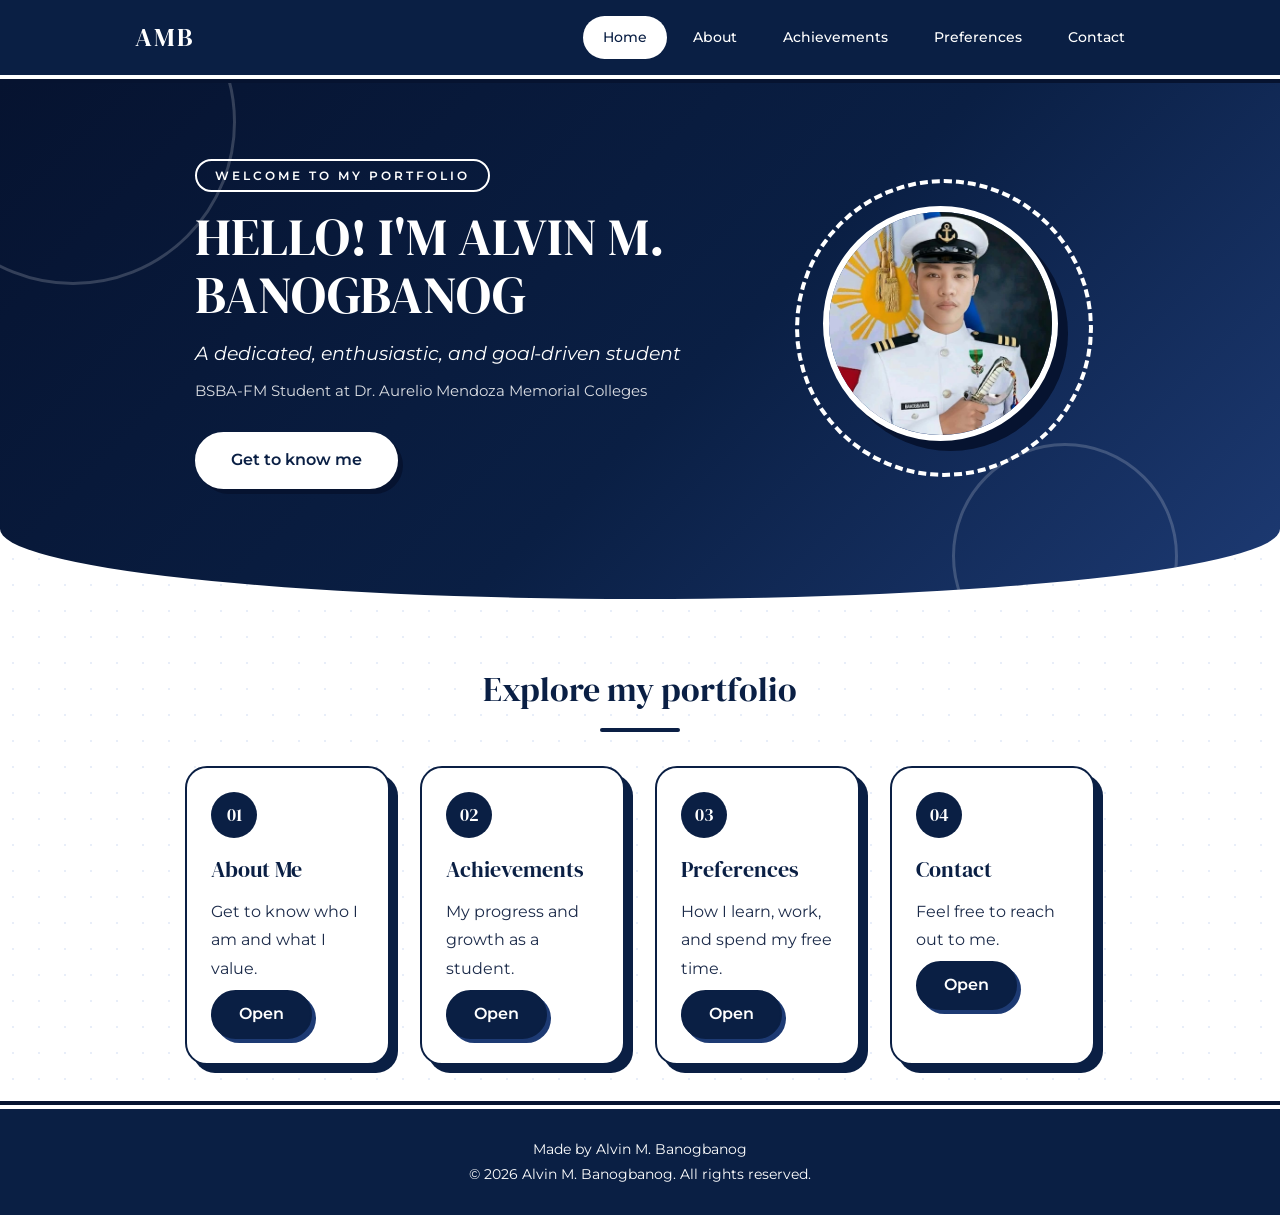
<file: index.html>
<!DOCTYPE html>
<html lang="en">
<head>
  <meta charset="UTF-8">
  <meta name="viewport" content="width=device-width, initial-scale=1.0">
  <title>Alvin M. Banogbanog | Portfolio</title>
  <link rel="preconnect" href="https://fonts.googleapis.com">
  <link rel="preconnect" href="https://fonts.gstatic.com" crossorigin>
  <link href="https://fonts.googleapis.com/css2?family=DM+Serif+Display&family=Montserrat:wght@400;500;600&display=swap" rel="stylesheet">
  <link rel="stylesheet" href="style.css">
</head>
<body>

  <header>
    <nav>
      <a href="index.html" class="logo">AMB</a>
      <ul>
        <li><a href="index.html" class="active">Home</a></li>
        <li><a href="about.html">About</a></li>
        <li><a href="achievements.html">Achievements</a></li>
        <li><a href="preferences.html">Preferences</a></li>
        <li><a href="contact.html">Contact</a></li>
      </ul>
    </nav>
  </header>

  <div class="hero">
    <div class="hero-text">
      <span class="kicker">Welcome to my portfolio</span>
      <h1>Hello! I'm Alvin M. Banogbanog</h1>
      <p class="subtitle">A dedicated, enthusiastic, and goal-driven student</p>
      <p class="school">BSBA-FM Student at Dr. Aurelio Mendoza Memorial Colleges</p>
      <a href="about.html" class="button">Get to know me</a>
    </div>

    <div class="photo-wrap">
      <div class="photo">
        <span>AB</span>
        <img src="./images/41342474-dede-4d69-af20-d81089a7a07e.jfif" alt="">
      </div>
    </div>
  </div>

  <section>
    <div class="section-title">
      <h2>Explore my portfolio</h2>
      <div class="line"></div>
    </div>

    <div class="cards menu-cards">
      <div class="card">
        <span class="num">01</span>
        <h3>About Me</h3>
        <p>Get to know who I am and what I value.</p>
        <a href="about.html" class="button">Open</a>
      </div>

      <div class="card">
        <span class="num">02</span>
        <h3>Achievements</h3>
        <p>My progress and growth as a student.</p>
        <a href="achievements.html" class="button">Open</a>
      </div>

      <div class="card">
        <span class="num">03</span>
        <h3>Preferences</h3>
        <p>How I learn, work, and spend my free time.</p>
        <a href="preferences.html" class="button">Open</a>
      </div>

      <div class="card">
        <span class="num">04</span>
        <h3>Contact</h3>
        <p>Feel free to reach out to me.</p>
        <a href="contact.html" class="button">Open</a>
      </div>
    </div>
  </section>

  <footer>
    <p>Made by Alvin M. Banogbanog</p>
    <p>&copy; 2026 Alvin M. Banogbanog. All rights reserved.</p>
  </footer>

</body>
</html>
</file>
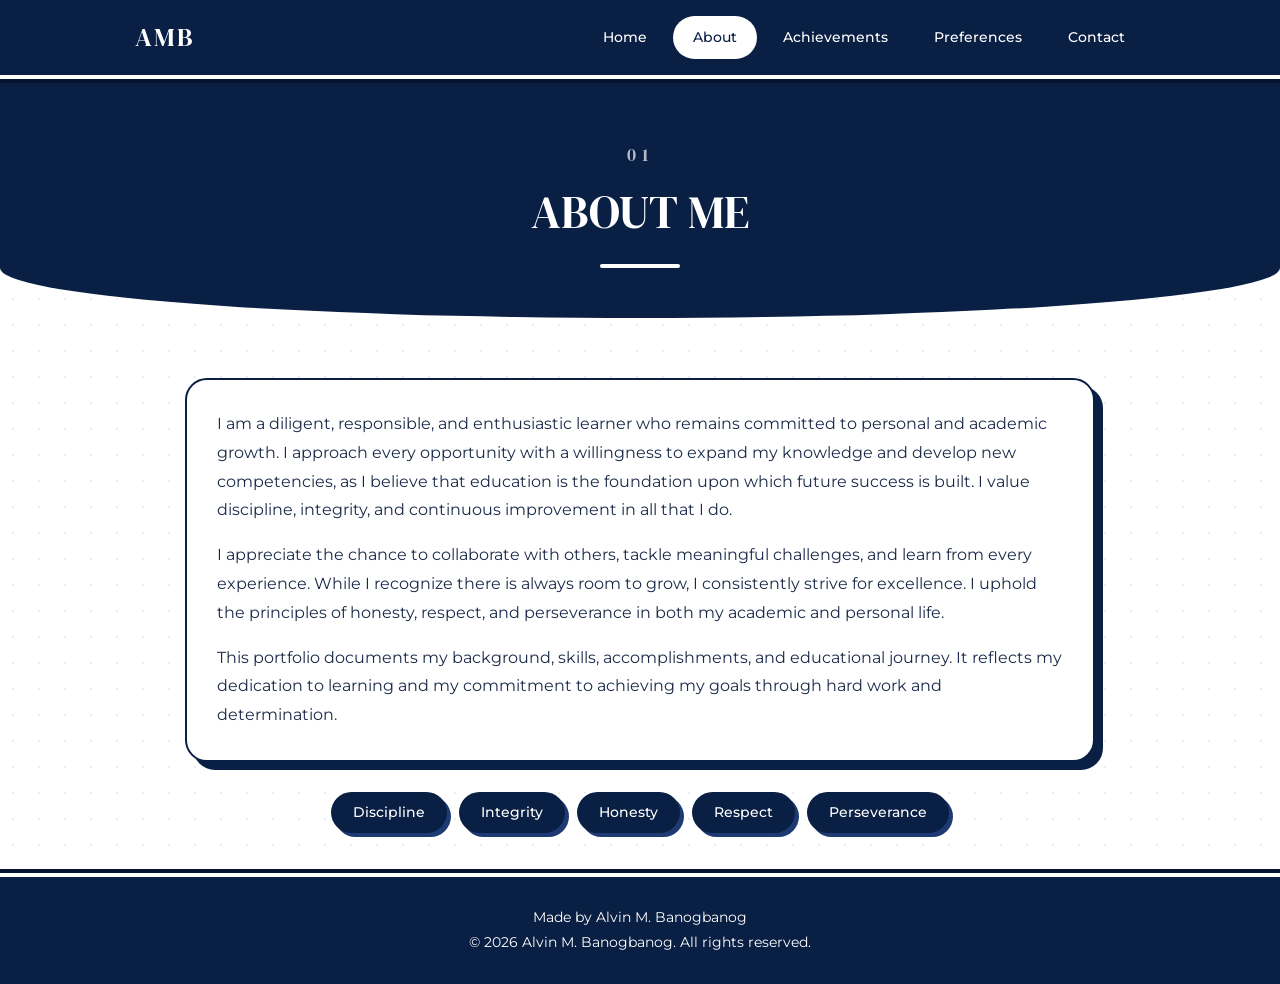
<file: about.html>
<!DOCTYPE html>
<html lang="en">
<head>
  <meta charset="UTF-8">
  <meta name="viewport" content="width=device-width, initial-scale=1.0">
  <title>About | Alvin M. Banogbanog</title>
  <link rel="preconnect" href="https://fonts.googleapis.com">
  <link rel="preconnect" href="https://fonts.gstatic.com" crossorigin>
  <link href="https://fonts.googleapis.com/css2?family=DM+Serif+Display&family=Montserrat:wght@400;500;600&display=swap" rel="stylesheet">
  <link rel="stylesheet" href="style.css">
</head>
<body>

  <header>
    <nav>
      <a href="index.html" class="logo">AMB</a>
      <ul>
        <li><a href="index.html">Home</a></li>
        <li><a href="about.html" class="active">About</a></li>
        <li><a href="achievements.html">Achievements</a></li>
        <li><a href="preferences.html">Preferences</a></li>
        <li><a href="contact.html">Contact</a></li>
      </ul>
    </nav>
  </header>

  <div class="page-head">
    <span class="number">01</span>
    <h1>About Me</h1>
    <div class="line"></div>
  </div>

  <section>
    <div class="box">
      <p>
        I am a diligent, responsible, and enthusiastic learner who remains
        committed to personal and academic growth. I approach every opportunity
        with a willingness to expand my knowledge and develop new competencies,
        as I believe that education is the foundation upon which future success
        is built. I value discipline, integrity, and continuous improvement in
        all that I do.
      </p>
      <p>
        I appreciate the chance to collaborate with others, tackle meaningful
        challenges, and learn from every experience. While I recognize there is
        always room to grow, I consistently strive for excellence. I uphold the
        principles of honesty, respect, and perseverance in both my academic and
        personal life.
      </p>
      <p>
        This portfolio documents my background, skills, accomplishments, and
        educational journey. It reflects my dedication to learning and my
        commitment to achieving my goals through hard work and determination.
      </p>
    </div>

    <div class="tags">
      <span>Discipline</span>
      <span>Integrity</span>
      <span>Honesty</span>
      <span>Respect</span>
      <span>Perseverance</span>
    </div>
  </section>

  <footer>
    <p>Made by Alvin M. Banogbanog</p>
    <p>&copy; 2026 Alvin M. Banogbanog. All rights reserved.</p>
  </footer>

</body>
</html>
</file>
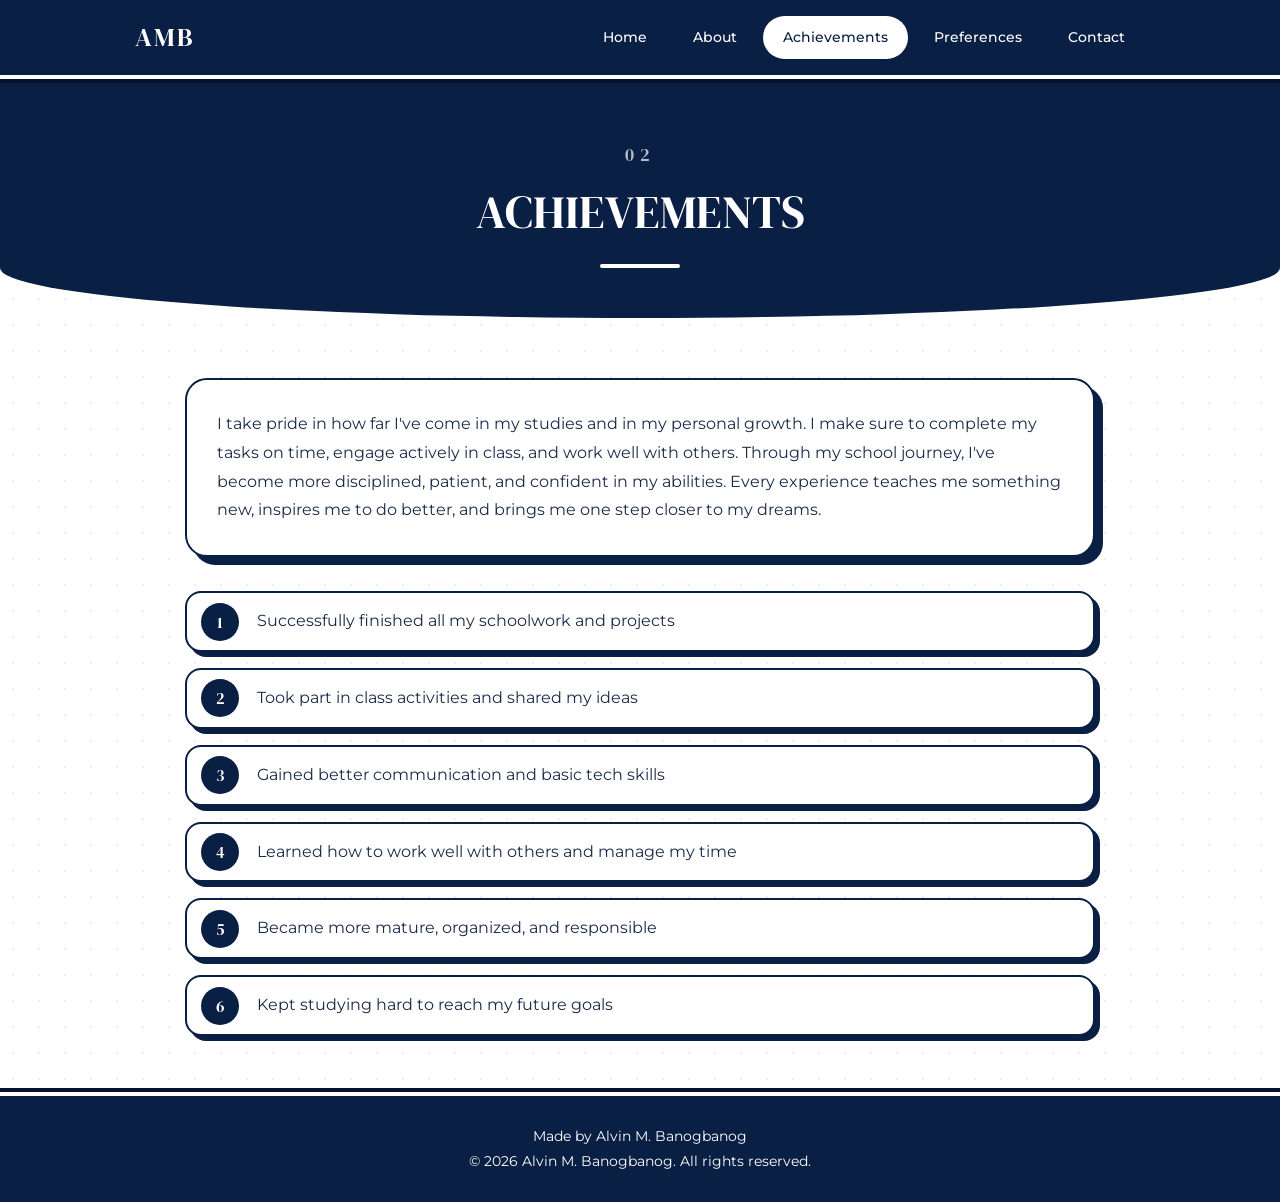
<file: achievements.html>
<!DOCTYPE html>
<html lang="en">
<head>
  <meta charset="UTF-8">
  <meta name="viewport" content="width=device-width, initial-scale=1.0">
  <title>Achievements | Alvin M. Banogbanog</title>
  <link rel="preconnect" href="https://fonts.googleapis.com">
  <link rel="preconnect" href="https://fonts.gstatic.com" crossorigin>
  <link href="https://fonts.googleapis.com/css2?family=DM+Serif+Display&family=Montserrat:wght@400;500;600&display=swap" rel="stylesheet">
  <link rel="stylesheet" href="style.css">
</head>
<body>

  <header>
    <nav>
      <a href="index.html" class="logo">AMB</a>
      <ul>
        <li><a href="index.html">Home</a></li>
        <li><a href="about.html">About</a></li>
        <li><a href="achievements.html" class="active">Achievements</a></li>
        <li><a href="preferences.html">Preferences</a></li>
        <li><a href="contact.html">Contact</a></li>
      </ul>
    </nav>
  </header>

  <div class="page-head">
    <span class="number">02</span>
    <h1>Achievements</h1>
    <div class="line"></div>
  </div>

  <section>
    <div class="box">
      <p>
        I take pride in how far I've come in my studies and in my personal
        growth. I make sure to complete my tasks on time, engage actively in
        class, and work well with others. Through my school journey, I've become
        more disciplined, patient, and confident in my abilities. Every
        experience teaches me something new, inspires me to do better, and
        brings me one step closer to my dreams.
      </p>
    </div>

    <ul class="achievement-list">
      <li>Successfully finished all my schoolwork and projects</li>
      <li>Took part in class activities and shared my ideas</li>
      <li>Gained better communication and basic tech skills</li>
      <li>Learned how to work well with others and manage my time</li>
      <li>Became more mature, organized, and responsible</li>
      <li>Kept studying hard to reach my future goals</li>
    </ul>
  </section>

  <footer>
    <p>Made by Alvin M. Banogbanog</p>
    <p>&copy; 2026 Alvin M. Banogbanog. All rights reserved.</p>
  </footer>

</body>
</html>
</file>
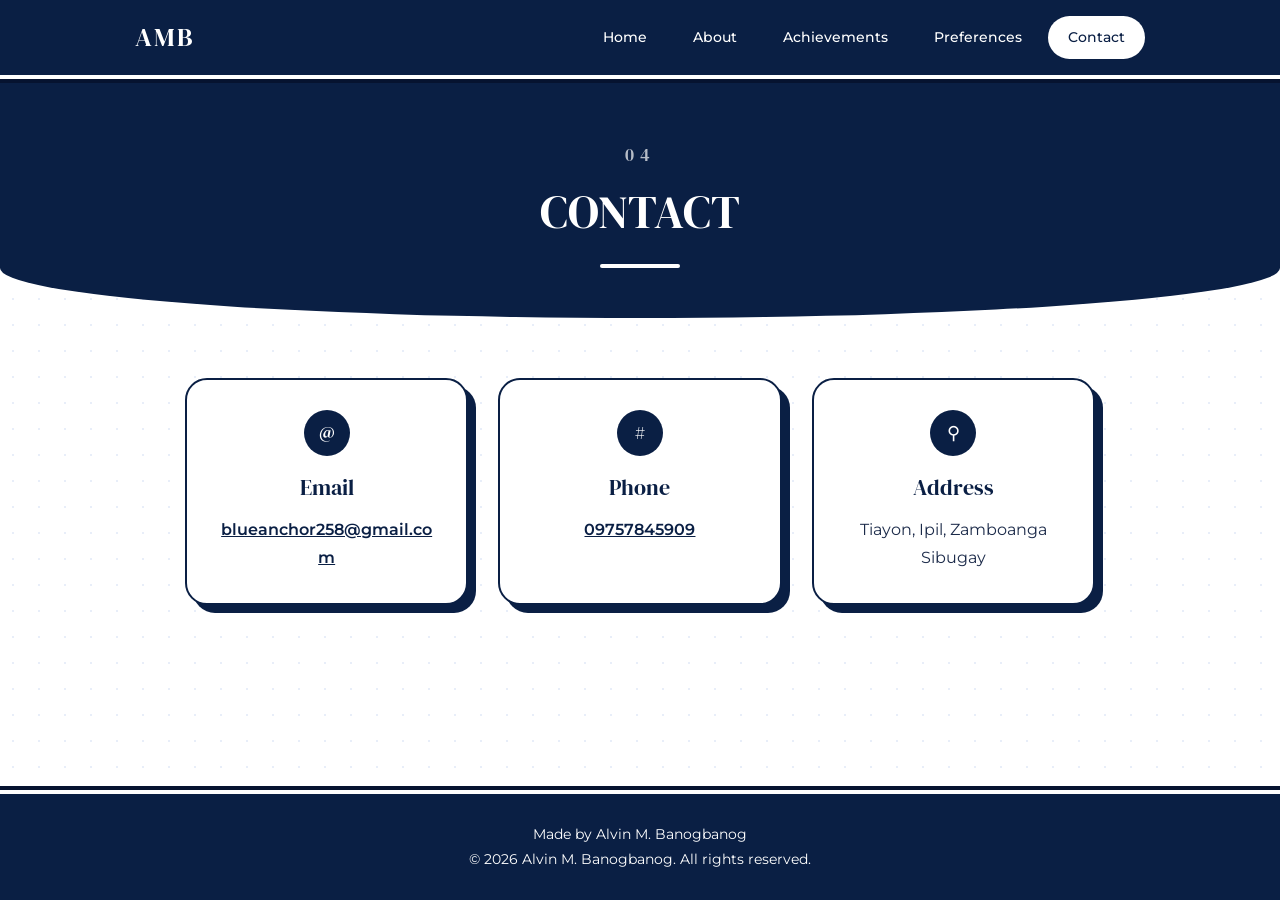
<file: contact.html>
<!DOCTYPE html>
<html lang="en">
<head>
  <meta charset="UTF-8">
  <meta name="viewport" content="width=device-width, initial-scale=1.0">
  <title>Contact | Alvin M. Banogbanog</title>
  <link rel="preconnect" href="https://fonts.googleapis.com">
  <link rel="preconnect" href="https://fonts.gstatic.com" crossorigin>
  <link href="https://fonts.googleapis.com/css2?family=DM+Serif+Display&family=Montserrat:wght@400;500;600&display=swap" rel="stylesheet">
  <link rel="stylesheet" href="style.css">
</head>
<body>

  <header>
    <nav>
      <a href="index.html" class="logo">AMB</a>
      <ul>
        <li><a href="index.html">Home</a></li>
        <li><a href="about.html">About</a></li>
        <li><a href="achievements.html">Achievements</a></li>
        <li><a href="preferences.html">Preferences</a></li>
        <li><a href="contact.html" class="active">Contact</a></li>
      </ul>
    </nav>
  </header>

  <div class="page-head">
    <span class="number">04</span>
    <h1>Contact</h1>
    <div class="line"></div>
  </div>

  <section>
    <div class="cards contact-cards">
      <div class="card">
        <span class="num">@</span>
        <h3>Email</h3>
        <p><a href="mailto:blueanchor258@gmail.com">blueanchor258@gmail.com</a></p>
      </div>

      <div class="card">
        <span class="num">#</span>
        <h3>Phone</h3>
        <p><a href="tel:09757845909">09757845909</a></p>
      </div>

      <div class="card">
        <span class="num">&#9906;</span>
        <h3>Address</h3>
        <p>Tiayon, Ipil, Zamboanga Sibugay</p>
      </div>
    </div>
  </section>

  <footer>
    <p>Made by Alvin M. Banogbanog</p>
    <p>&copy; 2026 Alvin M. Banogbanog. All rights reserved.</p>
  </footer>

</body>
</html>
</file>
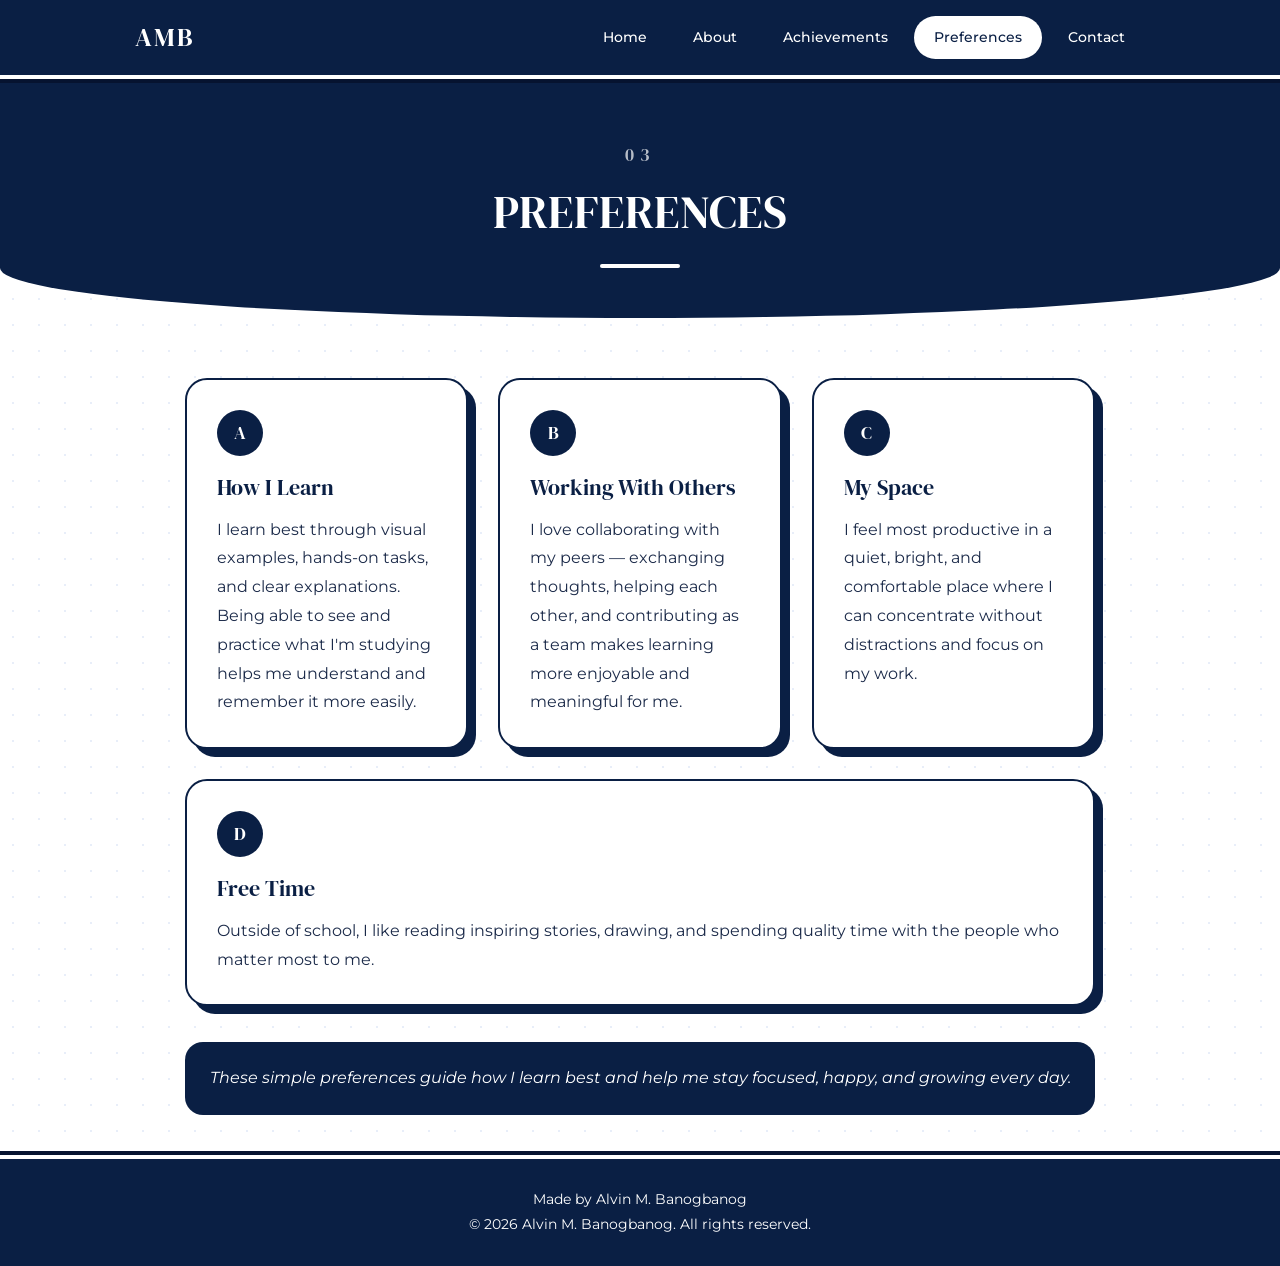
<file: preferences.html>
<!DOCTYPE html>
<html lang="en">
<head>
  <meta charset="UTF-8">
  <meta name="viewport" content="width=device-width, initial-scale=1.0">
  <title>Preferences | Alvin M. Banogbanog</title>
  <link rel="preconnect" href="https://fonts.googleapis.com">
  <link rel="preconnect" href="https://fonts.gstatic.com" crossorigin>
  <link href="https://fonts.googleapis.com/css2?family=DM+Serif+Display&family=Montserrat:wght@400;500;600&display=swap" rel="stylesheet">
  <link rel="stylesheet" href="style.css">
</head>
<body>

  <header>
    <nav>
      <a href="index.html" class="logo">AMB</a>
      <ul>
        <li><a href="index.html">Home</a></li>
        <li><a href="about.html">About</a></li>
        <li><a href="achievements.html">Achievements</a></li>
        <li><a href="preferences.html" class="active">Preferences</a></li>
        <li><a href="contact.html">Contact</a></li>
      </ul>
    </nav>
  </header>

  <div class="page-head">
    <span class="number">03</span>
    <h1>Preferences</h1>
    <div class="line"></div>
  </div>

  <section>
    <div class="cards">
      <div class="card">
        <span class="num">A</span>
        <h3>How I Learn</h3>
        <p>
          I learn best through visual examples, hands-on tasks, and clear
          explanations. Being able to see and practice what I'm studying helps
          me understand and remember it more easily.
        </p>
      </div>

      <div class="card">
        <span class="num">B</span>
        <h3>Working With Others</h3>
        <p>
          I love collaborating with my peers &mdash; exchanging thoughts,
          helping each other, and contributing as a team makes learning more
          enjoyable and meaningful for me.
        </p>
      </div>

      <div class="card">
        <span class="num">C</span>
        <h3>My Space</h3>
        <p>
          I feel most productive in a quiet, bright, and comfortable place where
          I can concentrate without distractions and focus on my work.
        </p>
      </div>

      <div class="card">
        <span class="num">D</span>
        <h3>Free Time</h3>
        <p>
          Outside of school, I like reading inspiring stories, drawing, and
          spending quality time with the people who matter most to me.
        </p>
      </div>
    </div>

    <p class="closing">
      These simple preferences guide how I learn best and help me stay focused,
      happy, and growing every day.
    </p>
  </section>

  <footer>
    <p>Made by Alvin M. Banogbanog</p>
    <p>&copy; 2026 Alvin M. Banogbanog. All rights reserved.</p>
  </footer>

</body>
</html>
</file>
<file: style.css>
:root {
  --navy: #0a1f44;
  --navy-dark: #061330;
  --navy-mid: #1d3a73;
  --navy-soft: #e8eef9;
  --white: #ffffff;
  --text: #1b2a49;
}

* {
  margin: 0;
  padding: 0;
  box-sizing: border-box;
}

html {
  scroll-behavior: smooth;
}

body {
  font-family: "Montserrat", sans-serif;
  color: var(--text);
  line-height: 1.8;
  background-color: var(--white);
  background-image: radial-gradient(var(--navy-soft) 1.5px, transparent 1.5px);
  background-size: 26px 26px;
  display: flex;
  flex-direction: column;
  min-height: 100vh;
}

h1, h2, h3, .logo {
  font-family: "DM Serif Display", serif;
  font-weight: 400;
}

header {
  position: sticky;
  top: 0;
  z-index: 10;
  background-color: var(--navy);
  border-bottom: 4px solid var(--white);
  box-shadow: 0 4px 0 var(--navy-dark);
}

nav {
  max-width: 1050px;
  margin: 0 auto;
  padding: 14px 20px;
  display: flex;
  justify-content: space-between;
  align-items: center;
  flex-wrap: wrap;
  gap: 10px;
}

.logo {
  font-size: 26px;
  color: var(--white);
  letter-spacing: 2px;
  text-decoration: none;
}

nav ul {
  list-style: none;
  display: flex;
  gap: 6px;
  flex-wrap: wrap;
}

nav ul a {
  display: block;
  color: var(--white);
  text-decoration: none;
  font-size: 14px;
  font-weight: 500;
  padding: 7px 18px;
  border: 2px solid transparent;
  border-radius: 30px;
  transition: 0.3s;
}

nav ul a:hover {
  border-color: var(--white);
}

nav ul a.active {
  background-color: var(--white);
  color: var(--navy);
}

.hero {
  position: relative;
  overflow: hidden;
  display: flex;
  align-items: center;
  justify-content: center;
  flex-wrap: wrap;
  gap: 60px;
  padding: 80px 8% 110px;
  background: linear-gradient(135deg, var(--navy-dark) 0%, var(--navy) 55%, var(--navy-mid) 100%);
  color: var(--white);
  border-radius: 0 0 50% 50% / 0 0 70px 70px;
}

.hero::before,
.hero::after {
  content: "";
  position: absolute;
  border-radius: 50%;
  border: 3px solid rgba(255, 255, 255, 0.18);
}

.hero::before {
  width: 320px;
  height: 320px;
  top: -120px;
  left: -90px;
}

.hero::after {
  width: 220px;
  height: 220px;
  bottom: -70px;
  right: 8%;
}

.hero-text,
.photo-wrap {
  position: relative;
  z-index: 1;
}

.hero-text {
  max-width: 540px;
}

.kicker {
  display: inline-block;
  border: 2px solid var(--white);
  padding: 4px 18px;
  border-radius: 30px;
  font-size: 12px;
  font-weight: 600;
  letter-spacing: 3px;
  text-transform: uppercase;
  margin-bottom: 16px;
}

.hero h1 {
  font-size: 52px;
  line-height: 1.1;
  text-transform: uppercase;
  margin-bottom: 14px;
}

.subtitle {
  font-size: 19px;
  font-style: italic;
  margin-bottom: 6px;
}

.school {
  font-size: 15px;
  opacity: 0.85;
  margin-bottom: 28px;
}

.button {
  display: inline-block;
  background-color: var(--white);
  color: var(--navy);
  padding: 12px 34px;
  border: 2px solid var(--white);
  border-radius: 30px;
  text-decoration: none;
  font-weight: 600;
  box-shadow: 5px 5px 0 var(--navy-dark);
  transition: 0.2s;
}

.button:hover {
  transform: translate(-3px, -3px);
  box-shadow: 8px 8px 0 var(--navy-dark);
}

.card .button {
  background-color: var(--navy);
  color: var(--white);
  border-color: var(--navy);
  box-shadow: 4px 4px 0 var(--navy-mid);
  padding: 8px 26px;
  margin-top: 6px;
}

.photo-wrap {
  position: relative;
  width: 290px;
  height: 290px;
  display: flex;
  align-items: center;
  justify-content: center;
}

.photo-wrap::before {
  content: "";
  position: absolute;
  top: 0;
  left: 0;
  width: 100%;
  height: 100%;
  border-radius: 50%;
  border: 4px dashed var(--white);
  animation: spin 20s linear infinite;
}

@keyframes spin {
  to {
    transform: rotate(360deg);
  }
}

.photo {
  position: relative;
  width: 235px;
  height: 235px;
  border-radius: 50%;
  overflow: hidden;
  border: 6px solid var(--white);
  background-color: var(--navy-mid);
  box-shadow: 10px 10px 0 var(--navy-dark);
  display: flex;
  align-items: center;
  justify-content: center;
}

.photo span {
  font-family: "DM Serif Display", serif;
  font-size: 4.2rem;
  color: var(--white);
}

.photo img {
  position: absolute;
  top: 0;
  left: 0;
  width: 100%;
  height: 100%;
  object-fit: cover;
  object-position: top;
}

.page-head {
  text-align: center;
  padding: 60px 20px 50px;
  background-color: var(--navy);
  color: var(--white);
  border-radius: 0 0 50% 50% / 0 0 50px 50px;
}

.page-head .number {
  display: block;
  font-family: "DM Serif Display", serif;
  font-size: 18px;
  letter-spacing: 6px;
  opacity: 0.7;
}

.page-head h1 {
  font-size: 46px;
  text-transform: uppercase;
}

.page-head .line {
  width: 80px;
  height: 4px;
  background-color: var(--white);
  margin: 10px auto 0;
  border-radius: 10px;
}

section {
  width: 100%;
  max-width: 950px;
  margin: 0 auto;
  padding: 60px 20px 40px;
}

.section-title {
  text-align: center;
  margin-bottom: 34px;
}

.section-title h2 {
  font-size: 34px;
  color: var(--navy);
}

.section-title .line {
  width: 80px;
  height: 4px;
  background-color: var(--navy);
  margin: 8px auto 0;
  border-radius: 10px;
}

.box,
.card {
  background-color: var(--white);
  border: 2px solid var(--navy);
  border-radius: 22px;
  box-shadow: 8px 8px 0 var(--navy);
  padding: 30px;
  transition: 0.2s;
}

.box p {
  margin-bottom: 16px;
}

.box p:last-child {
  margin-bottom: 0;
}

.cards {
  display: flex;
  flex-wrap: wrap;
  gap: 30px;
}

.card {
  flex: 1 1 260px;
}

.menu-cards .card {
  flex: 1 1 190px;
  padding: 24px;
}

.card:hover {
  transform: translate(-4px, -4px);
  box-shadow: 12px 12px 0 var(--navy);
}

.card h3 {
  color: var(--navy);
  font-size: 22px;
  margin-bottom: 8px;
}

.card .num {
  display: inline-block;
  width: 46px;
  height: 46px;
  line-height: 46px;
  text-align: center;
  border-radius: 50%;
  background-color: var(--navy);
  color: var(--white);
  font-family: "DM Serif Display", serif;
  font-size: 18px;
  margin-bottom: 12px;
}

.achievement-list {
  list-style: none;
  counter-reset: item;
  margin-top: 34px;
}

.achievement-list li {
  counter-increment: item;
  position: relative;
  background-color: var(--white);
  border: 2px solid var(--navy);
  border-radius: 16px;
  padding: 14px 18px 14px 70px;
  margin-bottom: 16px;
  box-shadow: 5px 5px 0 var(--navy);
  transition: 0.2s;
}

.achievement-list li::before {
  content: counter(item);
  position: absolute;
  left: 14px;
  top: 50%;
  transform: translateY(-50%);
  width: 38px;
  height: 38px;
  line-height: 38px;
  text-align: center;
  border-radius: 50%;
  background-color: var(--navy);
  color: var(--white);
  font-family: "DM Serif Display", serif;
}

.achievement-list li:hover {
  transform: translateX(8px);
}

.closing {
  text-align: center;
  font-style: italic;
  margin-top: 36px;
  padding: 22px;
  background-color: var(--navy);
  color: var(--white);
  border-radius: 18px;
}

.contact-cards .card {
  text-align: center;
}

.contact-cards a {
  color: var(--navy);
  font-weight: 600;
  word-break: break-all;
}

.tags {
  display: flex;
  justify-content: center;
  flex-wrap: wrap;
  gap: 12px;
  margin-top: 30px;
}

.tags span {
  background-color: var(--navy);
  color: var(--white);
  padding: 8px 22px;
  border-radius: 30px;
  font-size: 14px;
  font-weight: 500;
  box-shadow: 4px 4px 0 var(--navy-mid);
}

footer {
  margin-top: auto;
  text-align: center;
  padding: 28px;
  background-color: var(--navy);
  color: var(--white);
  font-size: 14px;
  border-top: 4px solid var(--white);
  box-shadow: 0 -4px 0 var(--navy-dark);
}

@media (max-width: 700px) {
  .hero {
    flex-direction: column-reverse;
    text-align: center;
    padding: 50px 6% 80px;
    gap: 30px;
  }

  .hero h1 {
    font-size: 36px;
  }

  .page-head h1 {
    font-size: 34px;
  }

  nav {
    justify-content: center;
  }

  .photo-wrap {
    width: 240px;
    height: 240px;
  }

  .photo {
    width: 195px;
    height: 195px;
  }
}
</file>
